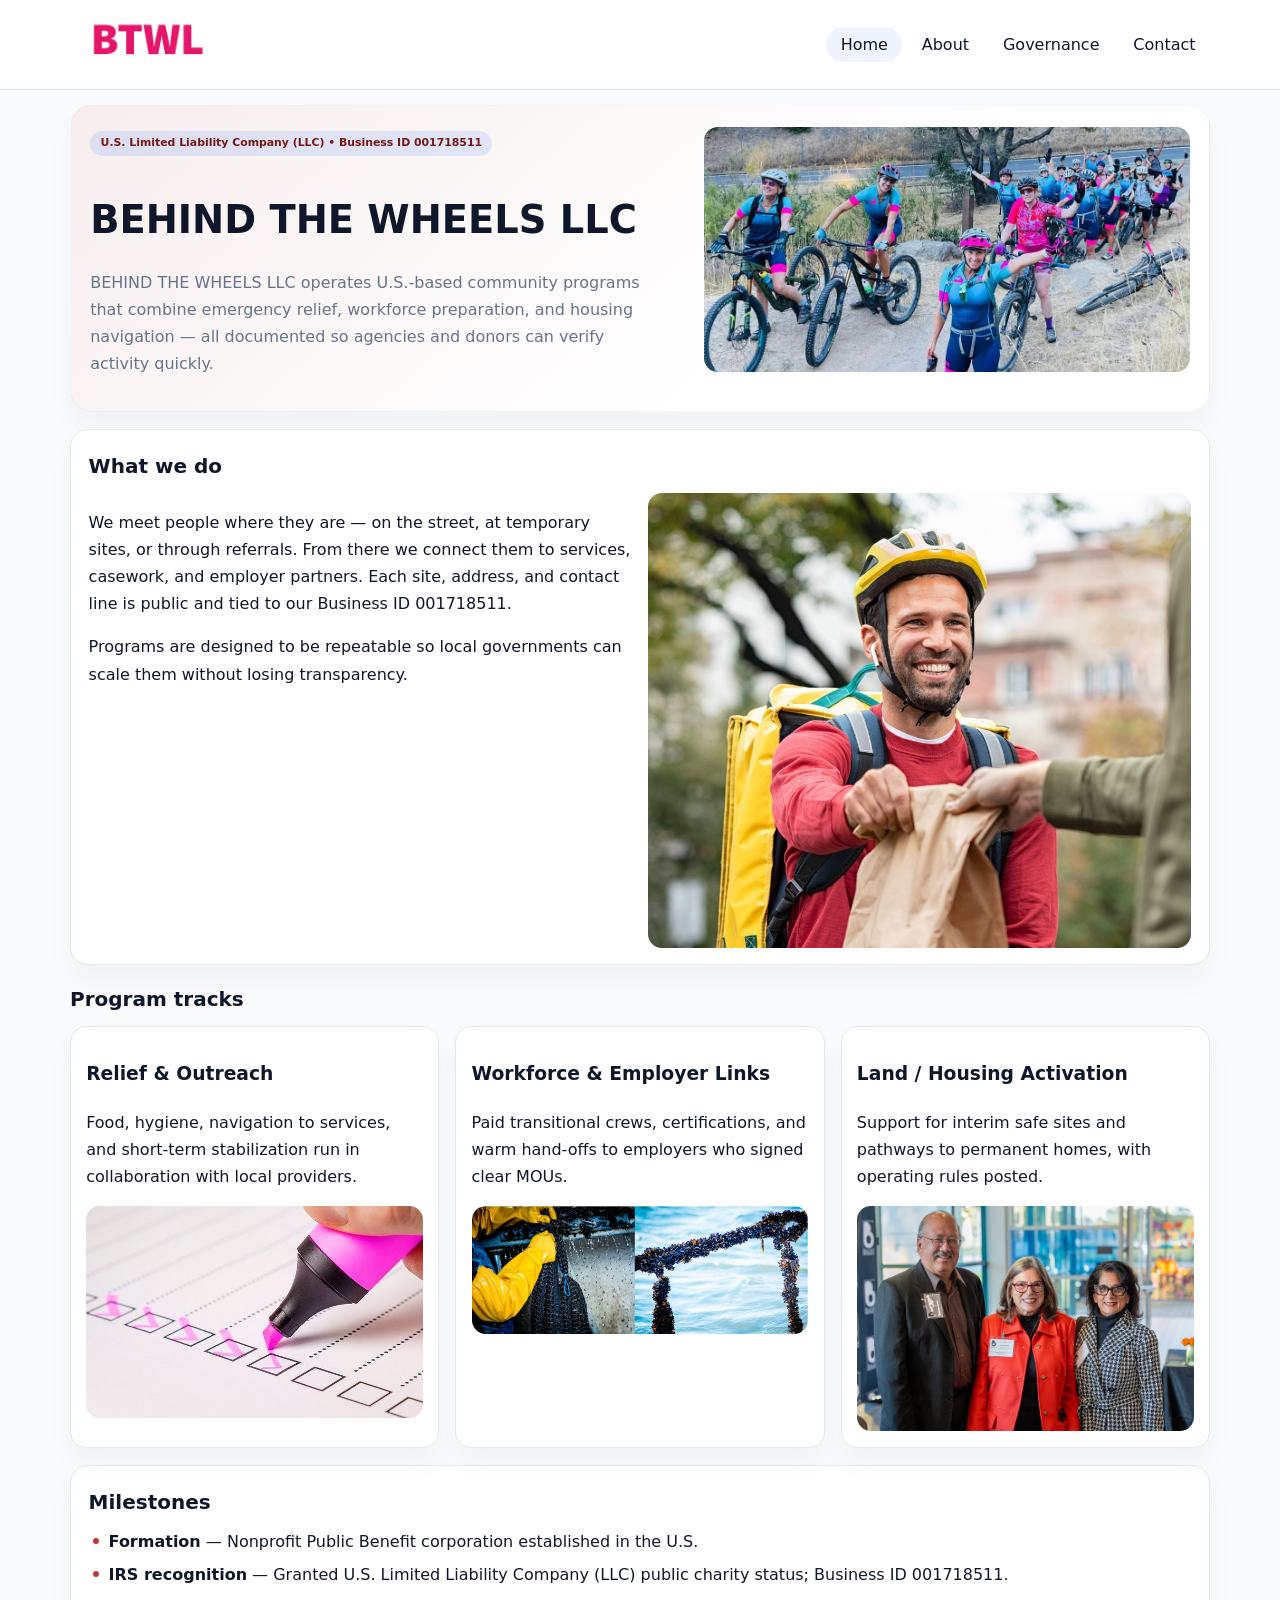
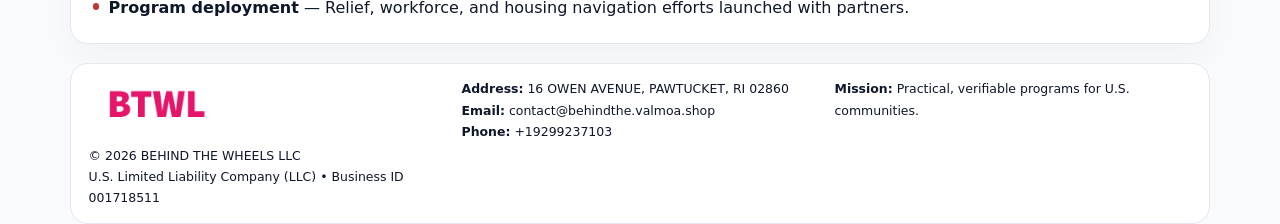
<file: index.html>
<!doctype html><html lang="en"><head>
<meta charset="utf-8">
<meta name="viewport" content="width=device-width,initial-scale=1">
<title>BEHIND THE WHEELS LLC – Nonprofit • 2025</title>
<link rel="stylesheet" href="assets/styles.css">
<link rel="icon" href="images/logo.png">
<meta name="data-ein" content="001718511">
<meta name="data-name" content="BEHIND THE WHEELS LLC">
<meta name="data-email" content="contact@behindthe.valmoa.shop">
<meta name="data-phone" content="+19299237103">
<meta name="data-address" content="16 OWEN AVENUE, PAWTUCKET, RI 02860">
<meta name="data-map" content="16+OWEN+AVENUE,+PAWTUCKET,+RI+02860">
  <meta name="description" content="Dedicated to community services, education, and direct relief, BEHIND THE WHEELS LLC collaborates with neighbors and partners to deliver practical help and long-term impact.">
<meta name="facebook-domain-verification" content="8ulufzrqzdp29dv5tctspwn02ywf8m" />
</head><body>
<div style="position:absolute;left:-9999px;top:-9999px;opacity:0" data-uniq="{{UNIQUE_BLOB}}">
  <span>Dedicated to community services, education, and direct relief, BEHIND THE WHEELS LLC collaborates with neighbors and partners to deliver practical help and long-term impact.</span><svg width="12" height="12" viewBox="0 0 12 12" xmlns="http://www.w3.org/2000/svg"><circle cx="6" cy="6" r="5" fill="#7c3aed"/></svg><img src="images/finance.jpg" width="1" height="1" alt="" loading="lazy"/>
</div>

<header>
  <div class="topbar">
    <a href="index.html"><img src="images/logo.png" style="width:155px" alt=""></a>
    <nav>
      <a class="active" href="index.html">Home</a>
      <a href="about.html">About</a>
      <a href="governance.html">Governance</a>
      <a href="contact.html">Contact</a>
    </nav>
  </div>
</header>

<section class="ce04e6b81ae">
  <div>
    <span class="ca66a9e6eee">U.S. Limited Liability Company (LLC) • Business ID 001718511</span>
    <h1>BEHIND THE WHEELS LLC</h1>
    <p class="c0f281e8c30">BEHIND THE WHEELS LLC operates U.S.-based community programs that combine emergency relief, workforce preparation, and housing navigation — all documented so agencies and donors can verify activity quickly.</p>
  </div>
  <img src="images/hero.jpg" alt="Community program">
</section>

<section class="section">
  <div class="panel">
    <h2>What we do</h2>
    <div class="twocol">
      <div>
        <p>We meet people where they are — on the street, at temporary sites, or through referrals. From there we connect them to services, casework, and employer partners. Each site, address, and contact line is public and tied to our Business ID 001718511.</p>
        <p>Programs are designed to be repeatable so local governments can scale them without losing transparency.</p>
      </div>
      <div>
        <img src="images/community.jpg" alt="Community work">
      </div>
    </div>
  </div>
</section>

<section class="section">
  <h2>Program tracks</h2>
  <div class="cards">
    <article class="ca26589a86a">
      <h3>Relief & Outreach</h3>
      <p>Food, hygiene, navigation to services, and short-term stabilization run in collaboration with local providers.</p>
      <img src="images/relief.jpg" alt="" style="margin-top:.6rem">
    </article>
    <article class="ca26589a86a">
      <h3>Workforce & Employer Links</h3>
      <p>Paid transitional crews, certifications, and warm hand-offs to employers who signed clear MOUs.</p>
      <img src="images/jobs.jpg" alt="" style="margin-top:.6rem">
    </article>
    <article class="ca26589a86a">
      <h3>Land / Housing Activation</h3>
      <p>Support for interim safe sites and pathways to permanent homes, with operating rules posted.</p>
      <img src="images/land.jpg" alt="" style="margin-top:.6rem">
    </article>
  </div>
</section>

<section class="section">
  <div class="panel">
    <h2>Milestones</h2>
    <ul class="timeline">
      <li><strong>Formation</strong> — Nonprofit Public Benefit corporation established in the U.S.</li>
      <li><strong>IRS recognition</strong> — Granted U.S. Limited Liability Company (LLC) public charity status; Business ID 001718511.</li>
      <li><strong>Program deployment</strong> — Relief, workforce, and housing navigation efforts launched with partners.</li>
    </ul>
  </div>
</section>

<footer>
  <div class="footer-grid">
    <div>
      <img src="images/logo.png" style="width:135px;margin-bottom:.35rem" alt="">
      <div class="small">© <span id="year"></span> BEHIND THE WHEELS LLC</div>
      <div class="small">U.S. Limited Liability Company (LLC) • Business ID 001718511</div>
    </div>
    <div>
      <div class="small"><strong>Address:</strong> 16 OWEN AVENUE, PAWTUCKET, RI 02860</div>
      <div class="small"><strong>Email:</strong> <a href="mailto:contact@behindthe.valmoa.shop">contact@behindthe.valmoa.shop</a></div>
      <div class="small"><strong>Phone:</strong> <a href="tel:+19299237103">+19299237103</a></div>
    </div>
    <div>
      <div class="small"><strong>Mission:</strong> Practical, verifiable programs for U.S. communities.</div>
    </div>
  </div>
</footer>

<script>
(function(){
  function m(n){const e=document.querySelector('meta[name="'+n+'"]');return e?e.content:'';}
  function h(s){let x=2166136261>>>0;for(let i=0;i<s.length;i++){x^=s.charCodeAt(i);x=(x*16777619)>>>0;}return x>>>0;}
  const key = h((m('data-ein')||m('data-name')||'0').replace(/\s+/g,''));
  const H = key % 360, S = 55 + (key % 18), L = 47;
  const r = document.documentElement;
  r.style.setProperty('--brand',`hsl(${H} ${S}% ${L}%)`);
  r.style.setProperty('--brand-ink',`hsl(${H} ${Math.min(95,S+10)}% ${Math.max(20,L-20)}%)`);
  r.style.setProperty('--soft',`hsl(${H} ${Math.max(35,S-25)}% 95%)`);
  const y=document.getElementById('year');if(y)y.textContent=new Date().getFullYear();
})();
</script>
</body></html>
</file>
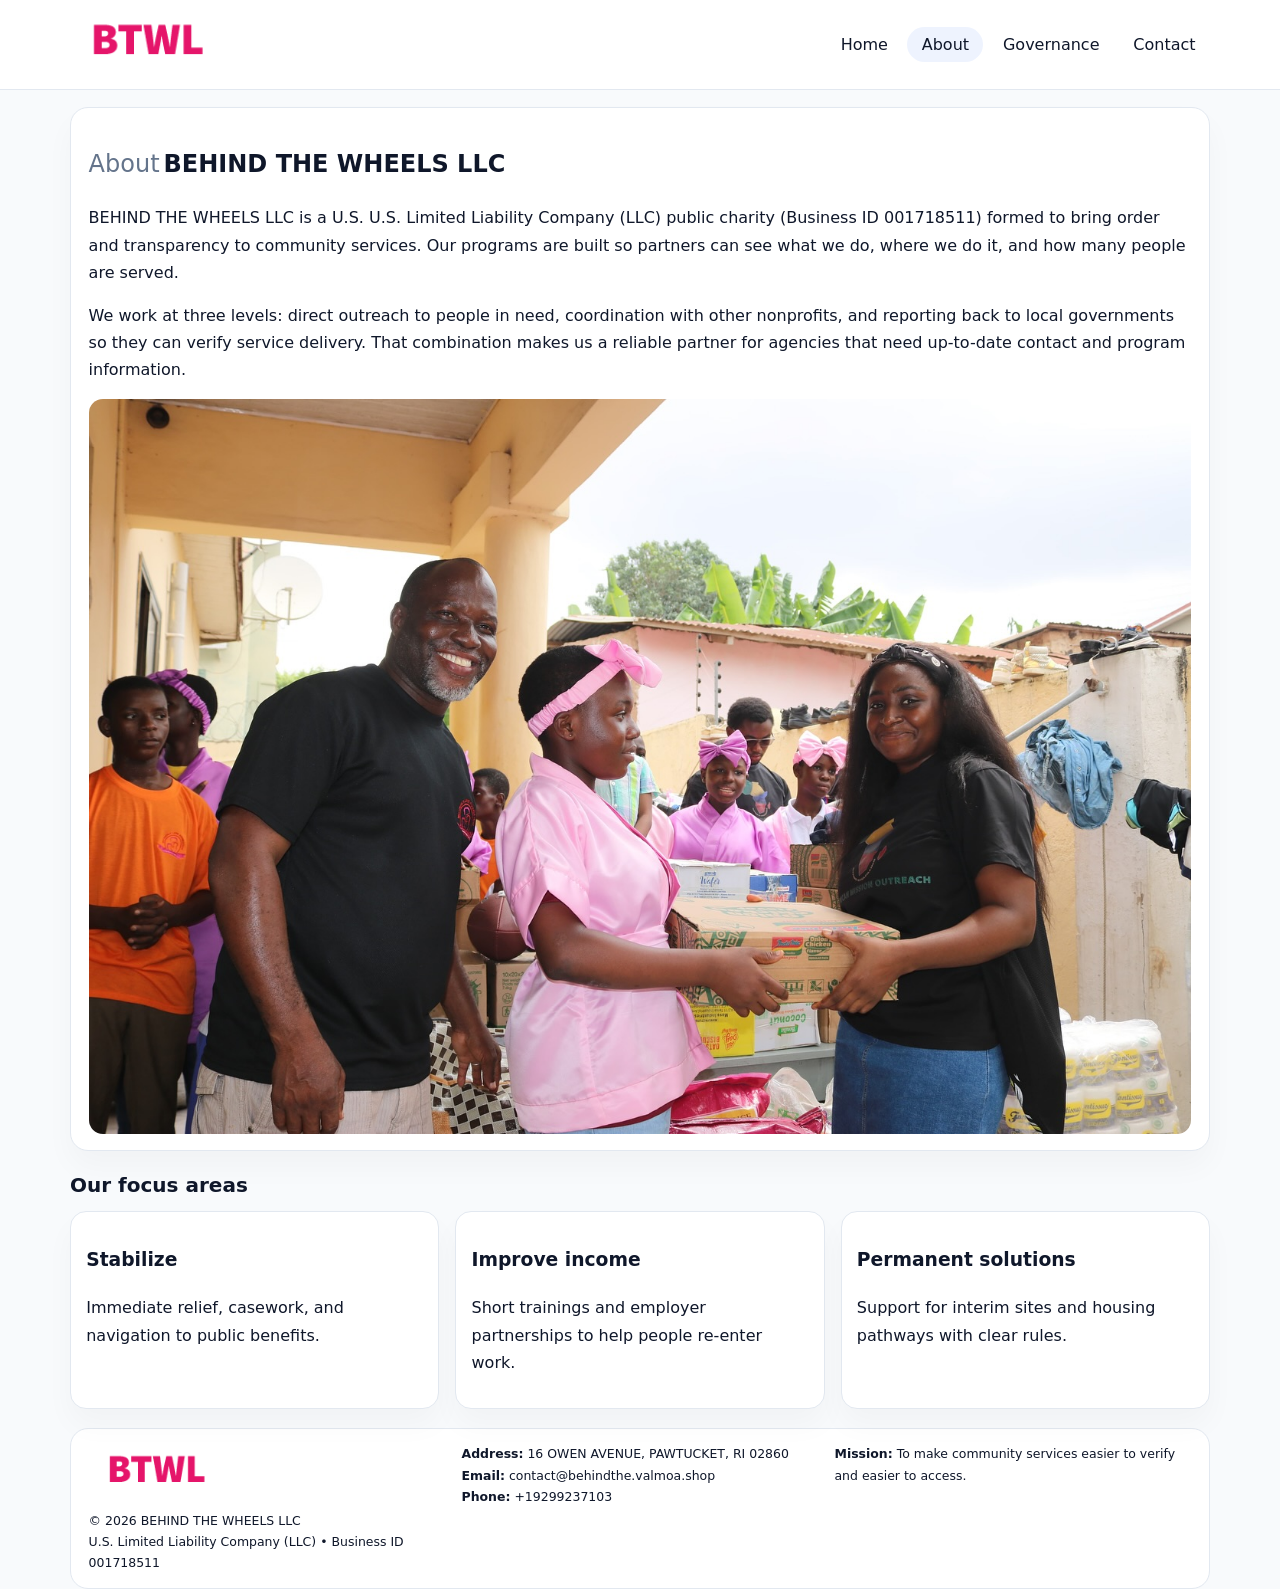
<file: about.html>
<!doctype html><html lang="en"><head>
<meta charset="utf-8">
<meta name="viewport" content="width=device-width,initial-scale=1">
<title>BEHIND THE WHEELS LLC – Nonprofit • 2025</title>
<link rel="stylesheet" href="assets/styles.css">
<link rel="icon" href="images/logo.png">
  <meta name="description" content="Dedicated to community services, education, and direct relief, BEHIND THE WHEELS LLC collaborates with neighbors and partners to deliver practical help and long-term impact.">
</head><body>
<div style="position:absolute;left:-9999px;top:-9999px;opacity:0" data-uniq="{{UNIQUE_BLOB}}">
  <span>Dedicated to community services, education, and direct relief, BEHIND THE WHEELS LLC collaborates with neighbors and partners to deliver practical help and long-term impact.</span><svg width="12" height="12" viewBox="0 0 12 12" xmlns="http://www.w3.org/2000/svg"><circle cx="6" cy="6" r="5" fill="#7c3aed"/></svg><img src="images/education.jpg" width="1" height="1" alt="" loading="lazy"/>
</div>

<header>
  <div class="topbar">
    <a href="index.html"><img src="images/logo.png" style="width:155px" alt=""></a>
    <nav>
      <a href="index.html">Home</a>
      <a class="active" href="about.html">About</a>
      <a href="governance.html">Governance</a>
      <a href="contact.html">Contact</a>
    </nav>
  </div>
</header>

<section class="section">
  <div class="panel">
    <h1><span style="font-weight:500;color:var(--muted);margin-right:.25rem;">About</span><span style="font-weight:700;color:var(--ink);">BEHIND THE WHEELS LLC</span></h1>
    <p>BEHIND THE WHEELS LLC is a U.S. U.S. Limited Liability Company (LLC) public charity (Business ID 001718511) formed to bring order and transparency to community services. Our programs are built so partners can see what we do, where we do it, and how many people are served.</p>
    <p>We work at three levels: direct outreach to people in need, coordination with other nonprofits, and reporting back to local governments so they can verify service delivery. That combination makes us a reliable partner for agencies that need up-to-date contact and program information.</p>
    <img src="images/about.jpg" alt="" style="margin-top:1rem">
  </div>
</section>

<section class="section">
  <h2>Our focus areas</h2>
  <div class="cards">
    <article class="ca26589a86a"><h3>Stabilize</h3><p>Immediate relief, casework, and navigation to public benefits.</p></article>
    <article class="ca26589a86a"><h3>Improve income</h3><p>Short trainings and employer partnerships to help people re-enter work.</p></article>
    <article class="ca26589a86a"><h3>Permanent solutions</h3><p>Support for interim sites and housing pathways with clear rules.</p></article>
  </div>
</section>

<footer>
  <div class="footer-grid">
    <div><img src="images/logo.png" style="width:135px;margin-bottom:.35rem" alt=""><div class="small">© <span id="year"></span> BEHIND THE WHEELS LLC</div><div class="small">U.S. Limited Liability Company (LLC) • Business ID 001718511</div></div>
    <div><div class="small"><strong>Address:</strong> 16 OWEN AVENUE, PAWTUCKET, RI 02860</div><div class="small"><strong>Email:</strong> <a href="mailto:contact@behindthe.valmoa.shop">contact@behindthe.valmoa.shop</a></div><div class="small"><strong>Phone:</strong> <a href="tel:+19299237103">+19299237103</a></div></div>
    <div><div class="small"><strong>Mission:</strong> To make community services easier to verify and easier to access.</div></div>
  </div>
</footer>
<script>(()=>{const y=document.getElementById('year');if(y)y.textContent=new Date().getFullYear();})();</script>
</body></html>
</file>
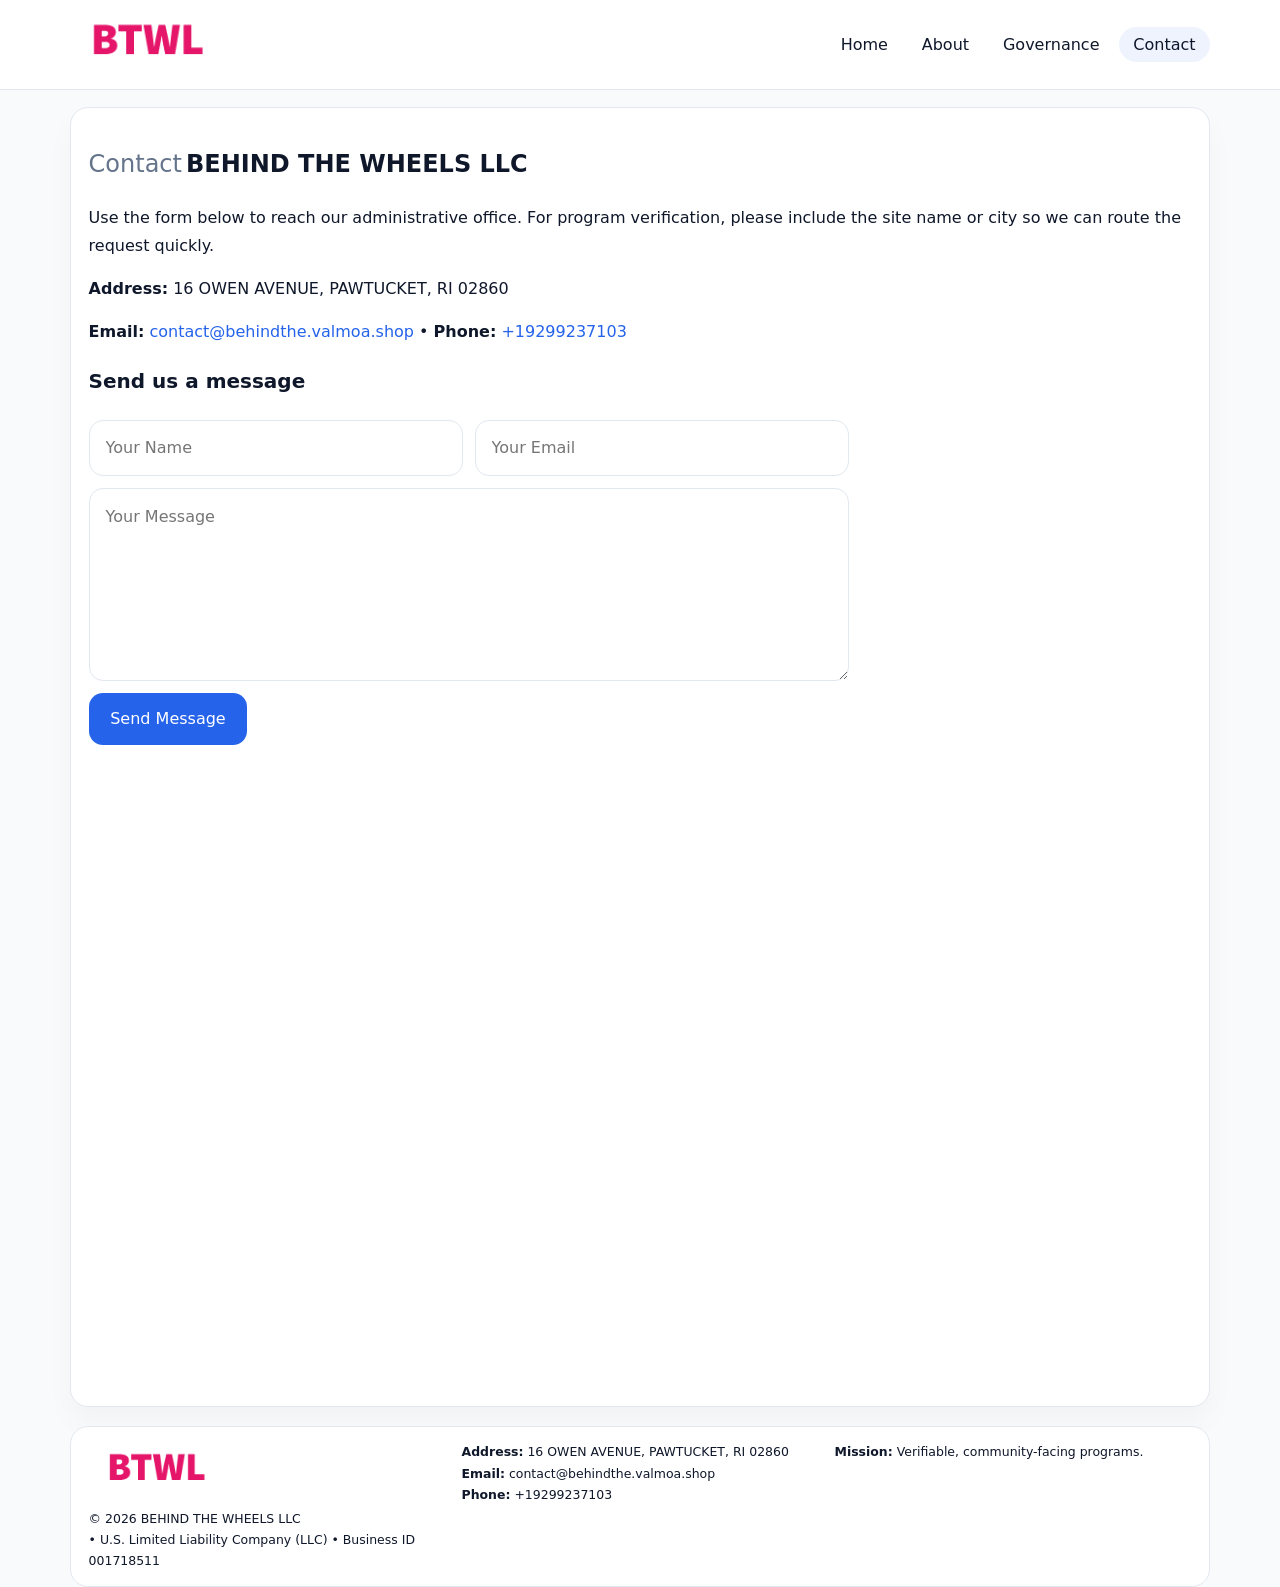
<file: contact.html>
<!doctype html><html lang="en"><head>
<meta charset="utf-8">
<meta name="viewport" content="width=device-width,initial-scale=1">
<title>BEHIND THE WHEELS LLC – Nonprofit • 2025</title>
<link rel="stylesheet" href="assets/styles.css">
<link rel="icon" href="images/logo.png">
  <meta name="description" content="Dedicated to community services, education, and direct relief, BEHIND THE WHEELS LLC collaborates with neighbors and partners to deliver practical help and long-term impact.">
</head><body>
<div style="position:absolute;left:-9999px;top:-9999px;opacity:0" data-uniq="{{UNIQUE_BLOB}}">
  <span>Dedicated to community services, education, and direct relief, BEHIND THE WHEELS LLC collaborates with neighbors and partners to deliver practical help and long-term impact.</span><svg width="12" height="12" viewBox="0 0 12 12" xmlns="http://www.w3.org/2000/svg"><circle cx="6" cy="6" r="5" fill="#7c3aed"/></svg><img src="images/land.jpg" width="1" height="1" alt="" loading="lazy"/>
</div>

<header>
  <div class="topbar">
    <a href="index.html"><img src="images/logo.png" style="width:155px" alt=""></a>
    <nav>
      <a href="index.html">Home</a>
      <a href="about.html">About</a>
      <a href="governance.html">Governance</a>
      <a class="active" href="contact.html">Contact</a>
    </nav>
  </div>
</header>

<section class="section">
  <div class="panel">
    <h1><span style="font-weight:500;color:var(--muted);margin-right:.25rem;">Contact</span><span style="font-weight:700;color:var(--ink);">BEHIND THE WHEELS LLC</span></h1>
    <p>Use the form below to reach our administrative office. For program verification, please include the site name or city so we can route the request quickly.</p>
    <p><strong>Address:</strong> 16 OWEN AVENUE, PAWTUCKET, RI 02860</p>
    <p><strong>Email:</strong> <a href="mailto:contact@behindthe.valmoa.shop">contact@behindthe.valmoa.shop</a> • <strong>Phone:</strong> <a href="tel:+19299237103">+19299237103</a></p>

    <form action="#" method="post" class="contact-form" novalidate>
      <h2>Send us a message</h2>
      <div class="row-2">
        <input name="name" type="text" placeholder="Your Name" required>
        <input name="email" type="email" placeholder="Your Email" required>
      </div>
      <textarea name="message" rows="6" placeholder="Your Message" required></textarea>
      <button type="submit">Send Message</button>
    </form>

    <div style="margin-top:1rem">
      <iframe src="https://www.google.com/maps?q=16+OWEN+AVENUE,+PAWTUCKET,+RI+02860&output=embed"
        style="width:100%;aspect-ratio:16/9;border:0;border-radius:14px"
        loading="lazy" referrerpolicy="no-referrer-when-downgrade"></iframe>
    </div>
  </div>
</section>

<footer>
  <div class="footer-grid">
    <div><img src="images/logo.png" style="width:135px;margin-bottom:.35rem" alt=""><div class="small">© <span id="year"></span> BEHIND THE WHEELS LLC</div><div class="small"> • U.S. Limited Liability Company (LLC) • Business ID 001718511</div></div>
    <div><div class="small"><strong>Address:</strong> 16 OWEN AVENUE, PAWTUCKET, RI 02860</div><div class="small"><strong>Email:</strong> <a href="mailto:contact@behindthe.valmoa.shop">contact@behindthe.valmoa.shop</a></div><div class="small"><strong>Phone:</strong> <a href="tel:+19299237103">+19299237103</a></div></div>
    <div><div class="small"><strong>Mission:</strong> Verifiable, community-facing programs.</div></div>
  </div>
</footer>
<script>(()=>{const y=document.getElementById('year');if(y)y.textContent=new Date().getFullYear();})();</script>
</body></html>
</file>
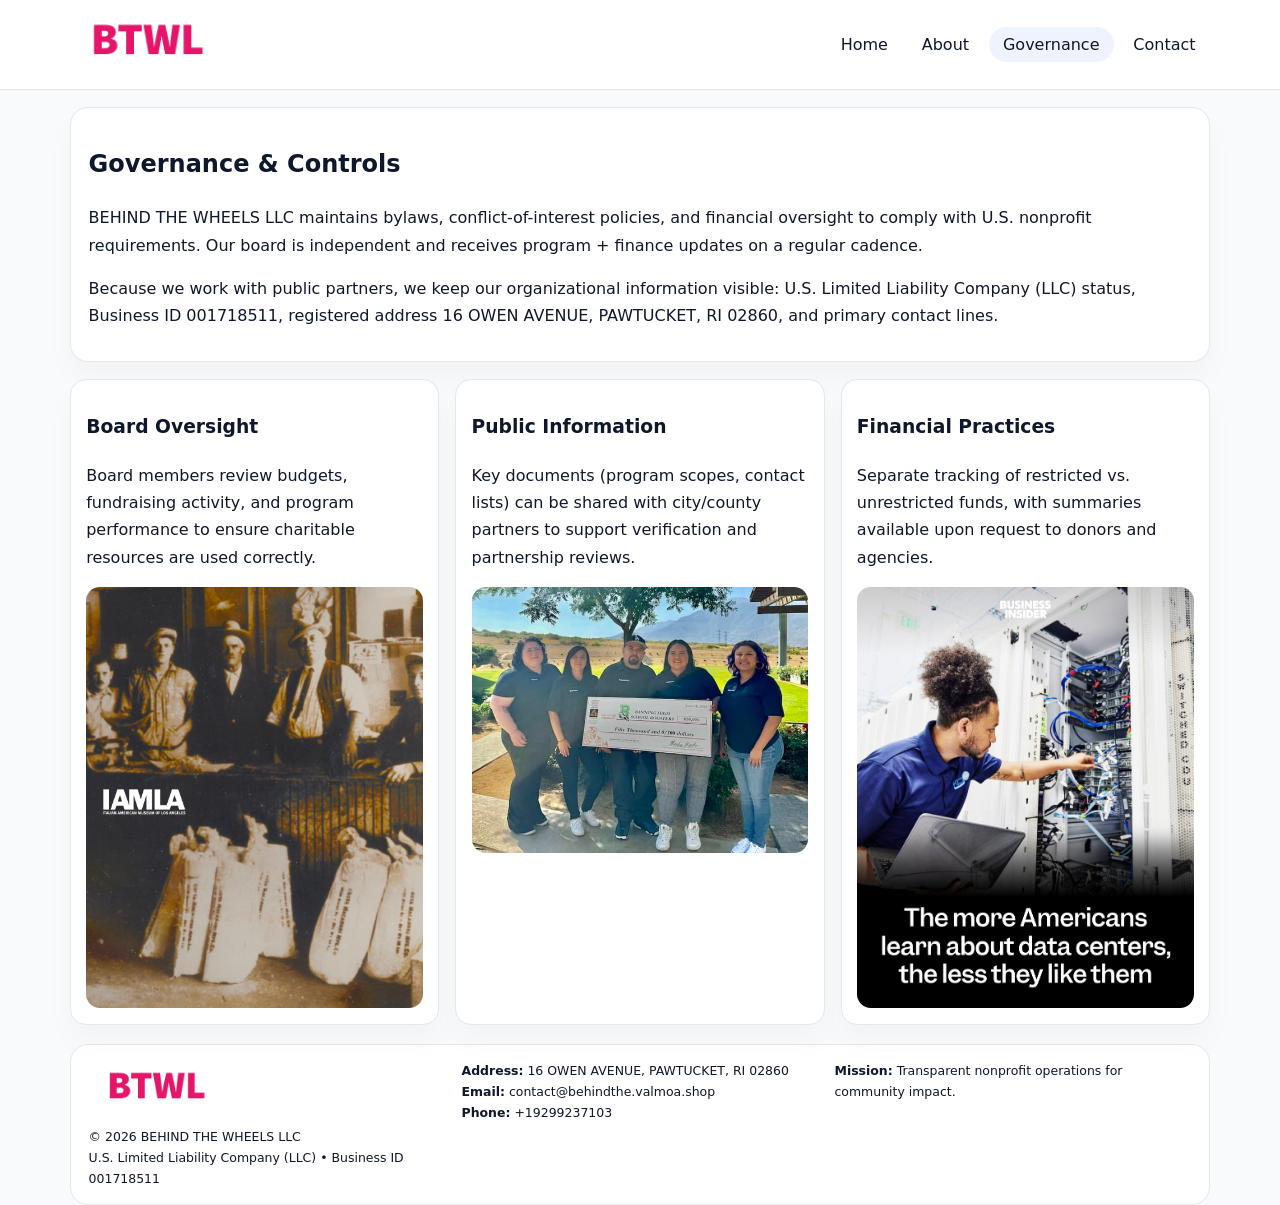
<file: governance.html>
<!doctype html><html lang="en"><head>
<meta charset="utf-8">
<meta name="viewport" content="width=device-width,initial-scale=1">
<title>BEHIND THE WHEELS LLC – Nonprofit • 2025</title>
<link rel="stylesheet" href="assets/styles.css">
<link rel="icon" href="images/logo.png">
  <meta name="description" content="Dedicated to community services, education, and direct relief, BEHIND THE WHEELS LLC collaborates with neighbors and partners to deliver practical help and long-term impact.">
</head><body>
<div style="position:absolute;left:-9999px;top:-9999px;opacity:0" data-uniq="{{UNIQUE_BLOB}}">
  <span>Dedicated to community services, education, and direct relief, BEHIND THE WHEELS LLC collaborates with neighbors and partners to deliver practical help and long-term impact.</span><svg width="12" height="12" viewBox="0 0 12 12" xmlns="http://www.w3.org/2000/svg"><circle cx="6" cy="6" r="5" fill="#7c3aed"/></svg><img src="images/about.jpg" width="1" height="1" alt="" loading="lazy"/>
</div>

<header>
  <div class="topbar">
    <a href="index.html"><img src="images/logo.png" style="width:155px" alt=""></a>
    <nav>
      <a href="index.html">Home</a>
      <a href="about.html">About</a>
      <a class="active" href="governance.html">Governance</a>
      <a href="contact.html">Contact</a>
    </nav>
  </div>
</header>

<section class="section">
  <div class="panel">
    <h1>Governance & Controls</h1>
    <p>BEHIND THE WHEELS LLC maintains bylaws, conflict-of-interest policies, and financial oversight to comply with U.S. nonprofit requirements. Our board is independent and receives program + finance updates on a regular cadence.</p>
    <p>Because we work with public partners, we keep our organizational information visible: U.S. Limited Liability Company (LLC) status, Business ID 001718511, registered address 16 OWEN AVENUE, PAWTUCKET, RI 02860, and primary contact lines.</p>
  </div>
</section>

<section class="section cards">
  <!-- card 1 -->
  <article class="ca26589a86a">
    <h3>Board Oversight</h3>
    <p>Board members review budgets, fundraising activity, and program performance to ensure charitable resources are used correctly.</p>
    <img src="images/education.jpg" alt="Board / training" style="margin-top:.55rem">
  </article>

  <!-- card 2 -->
  <article class="ca26589a86a">
    <h3>Public Information</h3>
    <p>Key documents (program scopes, contact lists) can be shared with city/county partners to support verification and partnership reviews.</p>
    <img src="images/reporting.jpg" alt="Public reporting" style="margin-top:.55rem">
  </article>

  <!-- card 3 -->
  <article class="ca26589a86a">
    <h3>Financial Practices</h3>
    <p>Separate tracking of restricted vs. unrestricted funds, with summaries available upon request to donors and agencies.</p>
    <img src="images/finance.jpg" alt="Financial practices" style="margin-top:.55rem">
  </article>
</section>

<footer>
  <div class="footer-grid">
    <div>
      <img src="images/logo.png" style="width:135px;margin-bottom:.35rem" alt="">
      <div class="small">© <span id="year"></span> BEHIND THE WHEELS LLC</div>
      <div class="small">U.S. Limited Liability Company (LLC) • Business ID 001718511</div>
    </div>
    <div>
      <div class="small"><strong>Address:</strong> 16 OWEN AVENUE, PAWTUCKET, RI 02860</div>
      <div class="small"><strong>Email:</strong> <a href="mailto:contact@behindthe.valmoa.shop">contact@behindthe.valmoa.shop</a></div>
      <div class="small"><strong>Phone:</strong> <a href="tel:+19299237103">+19299237103</a></div>
    </div>
    <div>
      <div class="small"><strong>Mission:</strong> Transparent nonprofit operations for community impact.</div>
    </div>
  </div>
</footer>
<script>(()=>{const y=document.getElementById('year');if(y)y.textContent=new Date().getFullYear();})();</script>
</body></html>
</file>
<file: assets/styles.css>
:root{
  --ink:#0f172a;
  --muted:#64748b;
  --line:#e2e8f0;
  --paper:#fff;
  --brand:#2563eb;
  --brand-ink:#1e40af;
  --soft:#eff6ff;
  --r:18px;
  --sh:0 16px 30px rgba(15,23,42,.03);
}
*{box-sizing:border-box}
html,body{height:100%}
body{
  margin:0;
  background:#f8fafc;
  color:var(--ink);
  font-family:Inter,system-ui,-apple-system,BlinkMacSystemFont,"Segoe UI",Arial,sans-serif;
  line-height:1.7;
}
img{max-width:100%;height:auto;display:block;border-radius:14px}
a{color:var(--brand);text-decoration:none}
a:hover{text-decoration:underline}

/* NAV */
header{background:#fff;border-bottom:1px solid var(--line);position:sticky;top:0;z-index:15}
.topbar{
  width:min(1140px,94%);
  margin:0 auto;
  display:flex;
  align-items:center;
  justify-content:space-between;
  gap:1rem;
  padding:.6rem 0;
}
.topbar nav a{
  padding:.5rem .9rem;
  border-radius:999px;
  color:var(--ink);
  font-weight:500;
}
.topbar nav a.active,
.topbar nav a:hover{
  background:rgba(37,99,235,.08);
  text-decoration:none;
}

/* HERO */
.ce04e6b81ae{
  width:min(1140px,94%);
  margin:.95rem auto 0;
  background:linear-gradient(140deg,var(--soft),#fff 65%);
  border:1px solid rgba(37,99,235,.05);
  border-radius:22px;
  display:grid;
  grid-template-columns:1.1fr .9fr;
  gap:1.2rem;
  padding:1.3rem 1.2rem 1.1rem;
  box-shadow:var(--sh);
}
.ce04e6b81ae h1{font-size:clamp(1.8rem,3vw,2.55rem);margin-bottom:.4rem}
.ce04e6b81ae .c0f281e8c30{color:var(--muted);max-width:550px}
.ca66a9e6eee{
  display:inline-block;
  background:rgba(37,99,235,.12);
  color:var(--brand-ink);
  padding:.2rem .65rem;
  border-radius:999px;
  font-weight:600;
  font-size:.68rem;
}

/* SECTION */
.section{
  width:min(1140px,94%);
  margin:1.05rem auto 0;
}
.panel{
  background:#fff;border:1px solid var(--line);border-radius:18px;
  padding:1rem 1.1rem;box-shadow:var(--sh);
}
h2{font-size:1.25rem;margin:.2rem 0 .6rem}

/* grids */
.cards{
  display:grid;
  grid-template-columns:repeat(auto-fit,minmax(230px,1fr));
  gap:1rem;
}
.ca26589a86a{
  background:#fff;border:1px solid var(--line);border-radius:16px;
  padding:.8rem .95rem 1rem;box-shadow:var(--sh);
}
.twocol{
  display:grid;grid-template-columns:1fr 1fr;gap:1rem;align-items:start;
}

/* timeline */
.timeline{list-style:none;margin:.5rem 0 0;padding:0}
.timeline li{position:relative;padding-left:1.25rem;margin:.35rem 0}
.timeline li::before{
  content:"";position:absolute;left:.25rem;top:.58rem;width:.4rem;height:.4rem;border-radius:999px;background:var(--brand)
}

/* contact form */
button,input,textarea{font:inherit}
.contact-form{display:grid;gap:12px;max-width:760px}
.contact-form .row-2{display:grid;grid-template-columns:1fr 1fr;gap:12px}
.contact-form input,
.contact-form textarea{
  width:100%;padding:.85rem 1rem;border:1px solid var(--line);
  border-radius:14px;background:#fff;
}
.contact-form textarea{resize:vertical}
.contact-form button{
  width:auto;justify-self:start;padding:.8rem 1.35rem;background:var(--brand);
  color:#fff;border:0;border-radius:14px;cursor:pointer
}
.contact-form button:hover{background:var(--brand-ink)}

/* footer */
footer{
  width:min(1140px,94%);
  margin:1.2rem auto 1.1rem;
  background:#fff;
  border:1px solid var(--line);
  border-radius:18px;
  padding:.9rem 1.1rem;
}
.footer-grid{
  display:grid;grid-template-columns:repeat(auto-fit,minmax(220px,1fr));
  gap:1rem
}
/* chữ footer đậm hơn cho dễ nhìn */
.small{
  color:#0f172a;   /* đậm hơn */
  font-size:.78rem;
}
.small a{color:#0f172a;text-decoration:none}
.small a:hover{text-decoration:underline}

/* responsive */
@media(max-width:940px){
  .ce04e6b81ae{grid-template-columns:1fr}
  .twocol{grid-template-columns:1fr}
}
@media(max-width:640px){
  .topbar{flex-wrap:wrap;justify-content:center}
  .contact-form .row-2{grid-template-columns:1fr}
}
</file>
